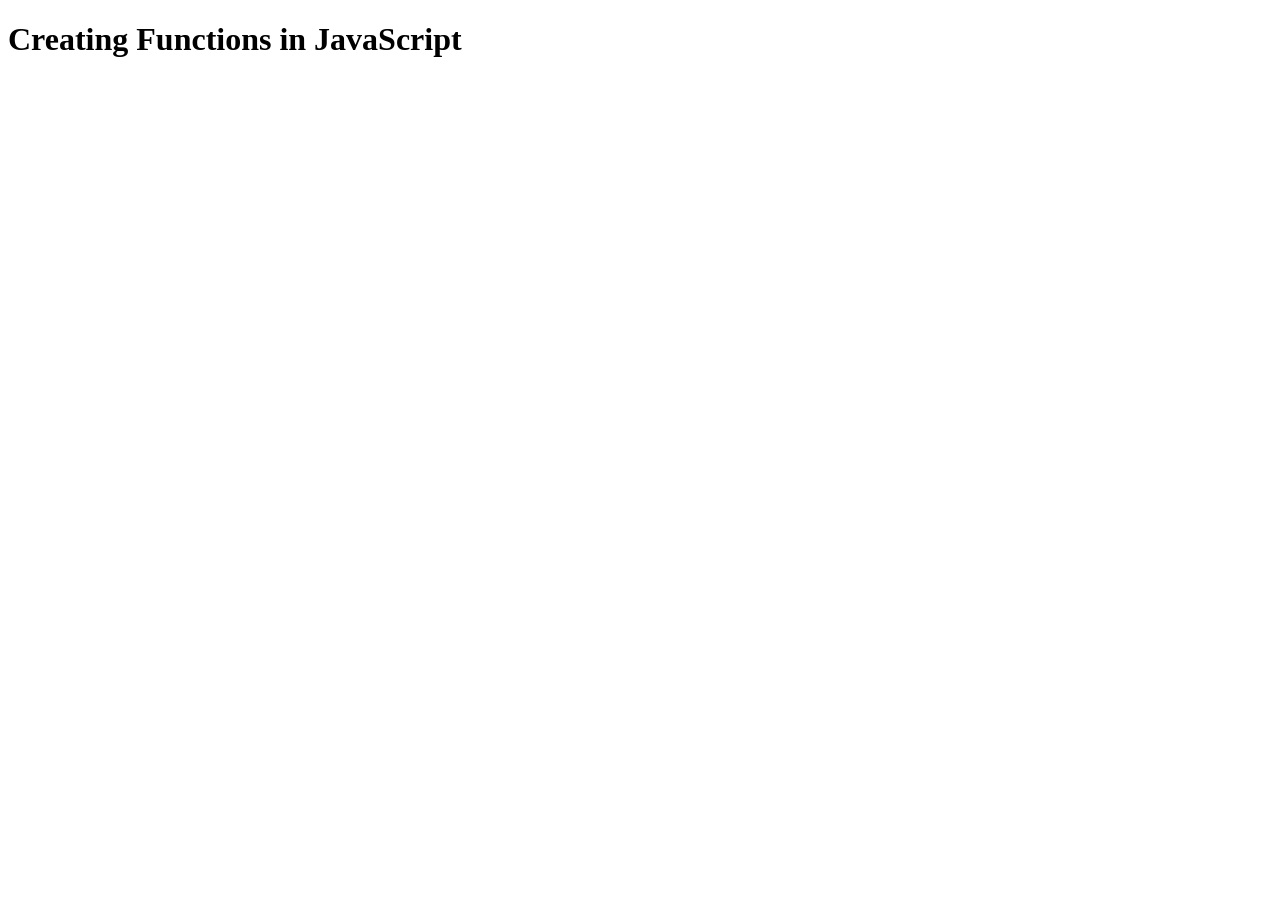
<file: expfunction/index.html>
<!DOCTYPE html>
<html lang="en">
<head>
    <meta charset="UTF-8">
    <meta name="viewport" content="width=device-width, initial-scale=1.0">
    <title>Creating Functions in JavaScript</title>
</head>
<body>
    <h1>Creating Functions in JavaScript</h1>
    <script>
        function doStuff() {
            var myString = "here is a message";
            var upperString = myString.toUpperCase();
            console.log(myString);
            console.log(upperString);
        }

        doStuff();

        function checkNum(){
            var userNum = prompt("Enter a whole number", "");
            if (userNum < 10){
                console.log("you entered a number less than 10");
                for(var i = 0; i <= userNum; i++){
                console.log(`Here is the number: ${i}`);
            } 
            } else if( userNum > 9){
                console.log("you entered a big number");
            } else {
                console.log("ERROR: you didn't enter a number!");
            }
        }
        checkNum();

        function upperMessage(message){
            var upper = message.toUpperCase();
            console.log(upper);
        }
        upperMessage("an important message!");

        function addNums(num1, num2){
            var sum = num1 + num2;
            console.log(sum);
        }
        addNums(4, 3);

        function returnSum(num1, num2){
            var sum = num1 + num2;
            return sum;
        }
        console.log(returnSum(5, 3));

        function randomInt(min, max){
            var numOfValues =max - min + 1;
            console.log(numOfValues);

            randomInt(5, 10);
        }

        function randomInt(min, max){
            var numOfValues =max - min + 1;
            var randomNum = Math.random() ;
            var randomVal = randomNum * numOfValues;
            console.log(randomVal);
        }
        randomInt(5, 10);

        function randomInt(min, max){
            var numOfValues =max - min + 1;
            var randomNum = Math.random() ;
            var randomVal = randomNum * numOfValues;
            var roundedRandomVal = Math.floor(randomVal);
            console.log(roundedRandomVal);
        }
        randomInt(5, 10);

        function randomInt(min, max){
            var numOfValues =max - min + 1;
            var randomNum = Math.random() ;
            var randomVal = randomNum * numOfValues;
            var roundedRandomVal = Math.floor(randomVal);
            var finalNum = roundedRandomVal + min;
            console.log(finalNum);
        }
        randomInt(5, 10);

        var food = ["cheese","fruit","chicken","pie"];
        function randomInt(min, max){
            var numOfValues =max - min + 1;
            var randomNum = Math.random() ;
            var randomVal = randomNum * numOfValues;
            var roundedRandomVal = Math.floor(randomVal);
            var finalNum = roundedRandomVal + min;
            return finalNum;
        }
        console.log( food[randomInt( 0, 3)])

        var food = ["cheese","fruit","chicken","pie"];
        function randomInt(min, max){
            return Math.floor((max-min+1)*Math.random())+ min;
        }
        console.log( food[randomInt( 0, 3)]);

        var greeting = function(){
            var name = prompt("Please tell me your name","");
            console.log(`Hello ${name}, how are you today?`);
        }
        greeting();
    </script>
</body>
</html>
</file>
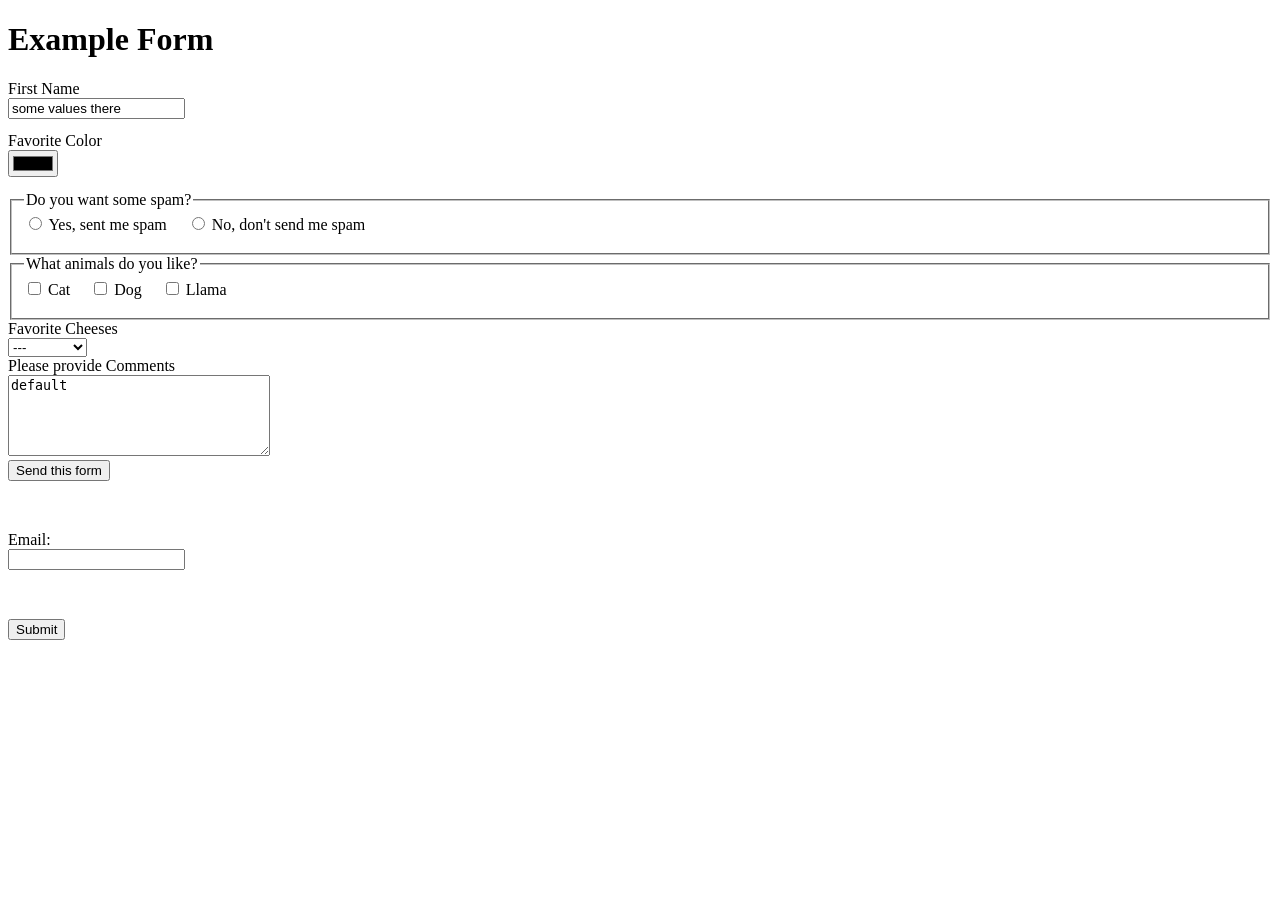
<file: form/index.html>
<!DOCTYPE html>
<html lang="en">
<head>
    <meta charset="UTF-8">
    <meta name="viewport" content="width=device-width, initial-scale=1.0">
    <title>Example Form</title>
    <style>
        input, label{
            display: block;
        }
        input{
            margin-bottom: 1em;
        }
        fieldset label, fieldset input{
            display: inline;
        }
        fieldset label{
            margin-right: 1em;
        }
    </style>
</head>
<body>
    <h1>Example Form</h1>
    <form action="processor.php" method="post">
        <label for="frame">First Name</label>
        <input type="text" name="frame" id="frame" value="some values there" required>
        <!-- <input type="text" name="frame" id="frame" aria-placeholder="some values there"> -->
        <label for="favcolor">Favorite Color</label>
        <input type="color" id="favcolor" name="favcolor">
        <fieldset>
            <legend>Do you want some spam?</legend>
            <input type="radio" name="spam" id="spam-yes" value="yes">
            <label for="spam-yes">Yes, sent me spam</label>

            <input type="radio" name="spam" id="spam-no" value="no">
            <label for="spam-no">No, don't send me spam</label>
        </fieldset>
        <fieldset>
            <legend>What animals do you like?</legend>
            <input type="checkbox" name="animals[]" id="cat" value="cat">
            <label for="cat">Cat</label>

            <input type="checkbox" name="animals[]" id="dog" value="dog">
            <label for="dog">Dog</label>

            <input type="checkbox" name="animals[]" id="llama" value="llama">
            <label for="llama">Llama</label>
        </fieldset>

        <label for="cheeses">Favorite Cheeses</label>
        <select id="cheeses">
            <option value="">---</option>
            <option value="American">American</option>
            <option value="Brie">Brie</option>
            <option value="Cheddar">Cheddar</option>
            <option value="Swiss">Swiss</option>
        </select>
        
        <label for="comments">Please provide Comments</label>
        <textarea id="comments" name="comments" cols="30" rows="5">default</textarea>
        <input type="submit" name="submit" id="send-form" value="Send this form">
    

        <br><br>
        <label for="email">Email:</label>
        <input type="email" id="email" name="email" required>
        <br><br>
        <input type="submit" value="Submit">
    </form>
</body>
</html>
</file>
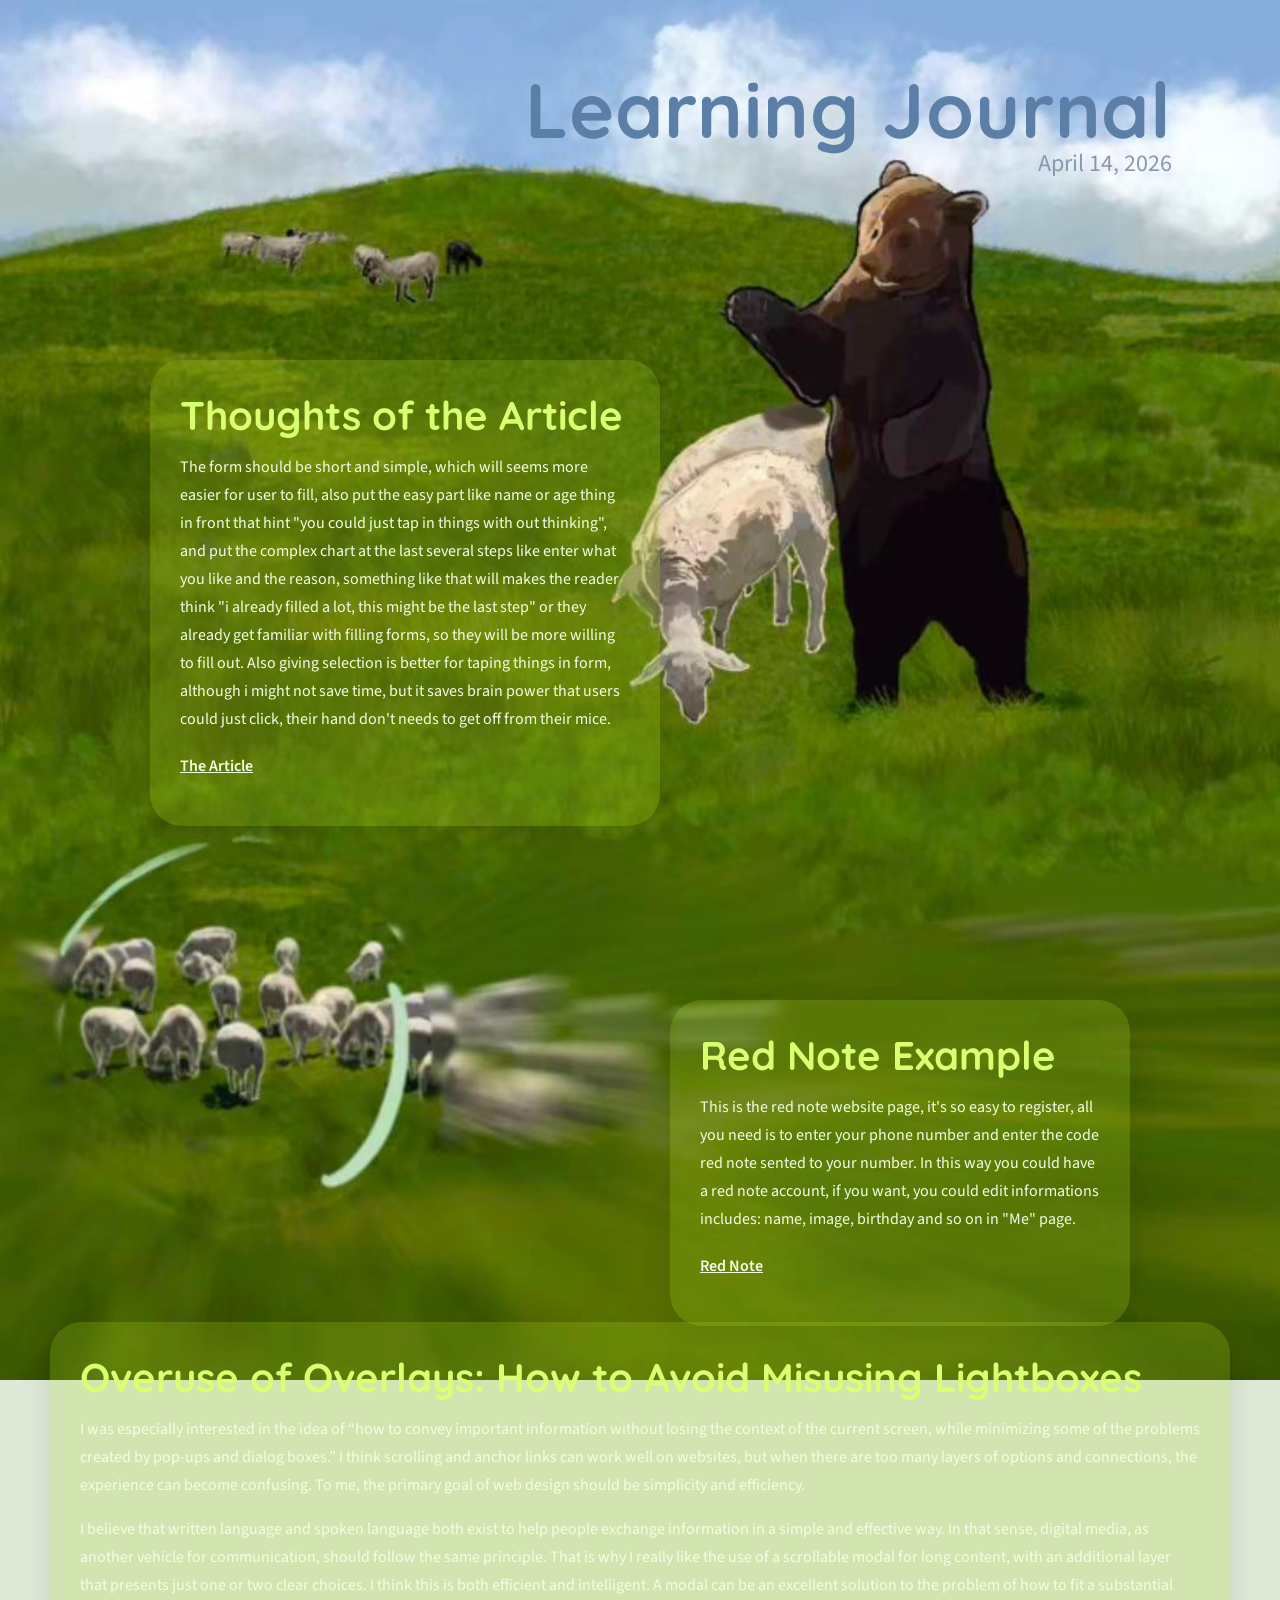
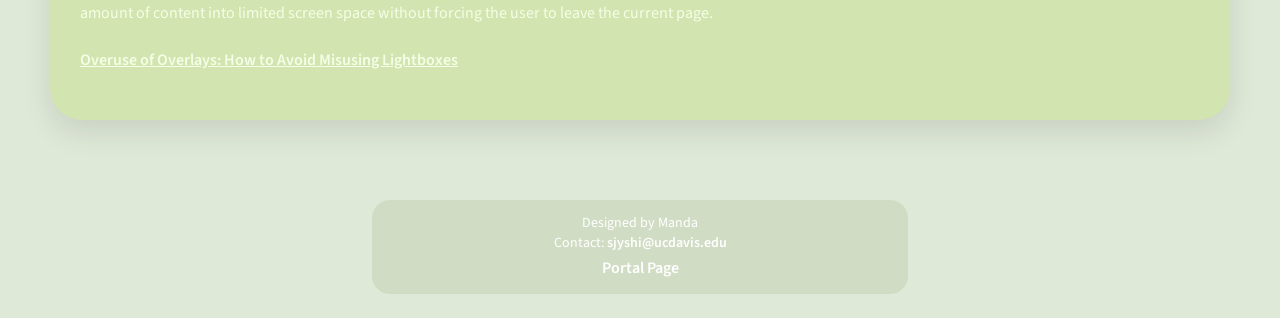
<file: journal/index.html>
<!DOCTYPE html>
<html lang="en">
<head>
    <meta charset="UTF-8">
    <meta name="viewport" content="width=device-width, initial-scale=1.0">
    <title>Learning Journal</title>

    <link rel="stylesheet" href="https://necolas.github.io/normalize.css/latest/normalize.css">

    <link rel="preconnect" href="https://fonts.googleapis.com">
    <link rel="preconnect" href="https://fonts.gstatic.com" crossorigin>
    <link href="https://fonts.googleapis.com/css2?family=Quicksand:wght@400;500;700&family=Source+Sans+3:wght@400;500;600&display=swap" rel="stylesheet">

    <link rel="stylesheet" href="styles.css">
</head>
<body>

    <main>
        <section class="page">

            <header class="title">
                <h1>Learning Journal</h1>
                <time datetime="2026-04-14">April 14, 2026</time>
            </header>

            <article class="thought">
                <h2>Thoughts of the Article</h2>
                <p>
                    The form should be short and simple, which will seems more easier for user to fill, also put the easy part like name or age thing in front that hint "you could just tap in things with out thinking", and put the complex chart at the last several steps like enter what you like and the reason, something like that will makes the reader think "i already filled a lot, this might be the last step" or they already get familiar with filling forms, so they will be more willing to fill out. Also giving selection is better for taping things in form, although i might not save time, but it saves brain power that users could just click, their hand don't needs to get off from their mice.
                </p>

                <p class="links">
                    <a href="https://uxdesign.cc/best-practices-for-form-design-ff5de6ca8e5f">The Article</a>
                </p>
            </article>

            <article class="red">
                <h2>Red Note Example</h2>
                <p>
                    This is the red note website page, it's so easy to register, all you need is to enter your phone number and enter the code red note sented to your number. In this way you could have a red note account, if you want, you could edit informations includes: name, image, birthday and so on in "Me" page.
                </p>

                <p class="links">
                    <a href="https://www.xiaohongshu.com/explore">Red Note</a>
                </p>
            </article>
            <article class="blue">
                <h2>Overuse of Overlays: How to Avoid Misusing Lightboxes</h2>
                <p>
                    I was especially interested in the idea of “how to convey important information without losing the context of the current screen, while minimizing some of the problems created by pop-ups and dialog boxes.” I think scrolling and anchor links can work well on websites, but when there are too many layers of options and connections, the experience can become confusing. To me, the primary goal of web design should be simplicity and efficiency.
                </p>
                <p>
                    I believe that written language and spoken language both exist to help people exchange information in a simple and effective way. In that sense, digital media, as another vehicle for communication, should follow the same principle. That is why I really like the use of a scrollable modal for long content, with an additional layer that presents just one or two clear choices. I think this is both efficient and intelligent. A modal can be an excellent solution to the problem of how to fit a substantial amount of content into limited screen space without forcing the user to leave the current page.
                </p>
                <p class="links">
                    <a href="https://www.nngroup.com/articles/overuse-of-overlays/">Overuse of Overlays: How to Avoid Misusing Lightboxes</a>
                </p>
            </article>
            <!-- <article>
                <img src="images/sketch.jpg" alt="sketch", width="auto", height="auto">
            </article> -->
        </section>
    </main>
    <footer class="footer">
        <p>Designed by Manda</p>
            <address>
            Contact: 
            <a href="mailto:&#115;&#106;&#121;&#115;&#104;&#105;&#064;&#117;&#099;&#100;&#097;&#118;&#105;&#115;&#046;&#101;&#100;&#117;">&#115;&#106;&#121;&#115;&#104;&#105;&#064;&#117;&#099;&#100;&#097;&#118;&#105;&#115;&#046;&#101;&#100;&#117;</a>
            </address>
        <a href="../index.html">Portal Page</a>
    </footer>
</body>
</html>
</file>
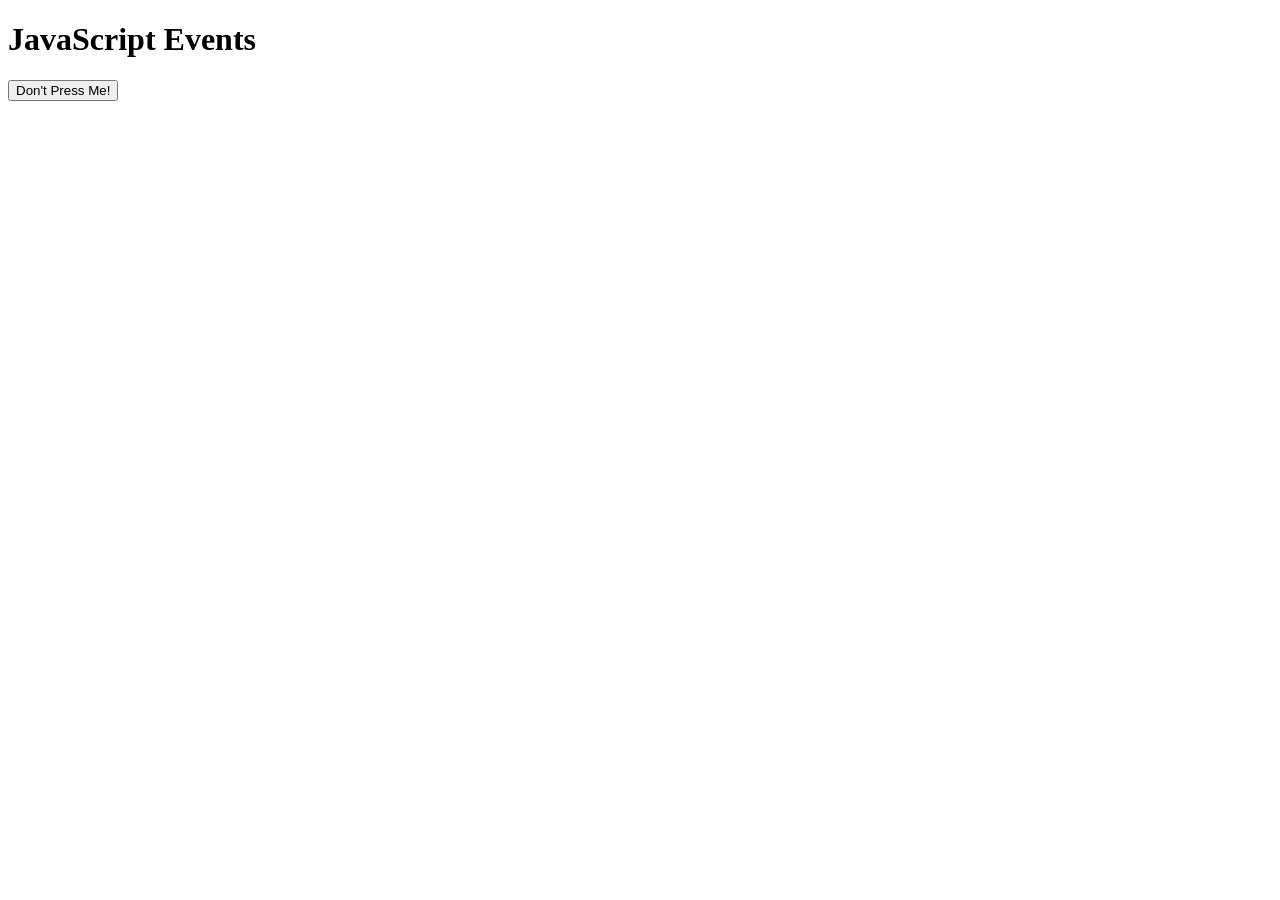
<file: Capturing Events/event1.html>
<!DOCTYPE html>
<html lang="en">
<head>
    <meta charset="UTF-8">
    <meta name="viewport" content="width=device-width, initial-scale=1.0">
    <title>JavaScript Events</title>
</head>
<body>
    <h1>JavaScript Events</h1>
    <button>Don't Press Me!</button>

    <script>
        // var btn = document.querySelector("button");

        // function ouch() {
        //     alert("Ouch! Why did you press me?");
        // }

        // btn.addEventListener("click", ouch);

        // var btn = document.querySelector("button");
        // btn.addEventListener("click", function() {
        //     alert("Ouch! Why did you press me?");
        // });

        var btn = document.querySelector("button");
        btn.addEventListener("click", function(event) {
            event.target.style.backgroundColor = "red";
            alert("Ouch! Why did you press me?");
        });
    </script>
</body>
</html>
</file>
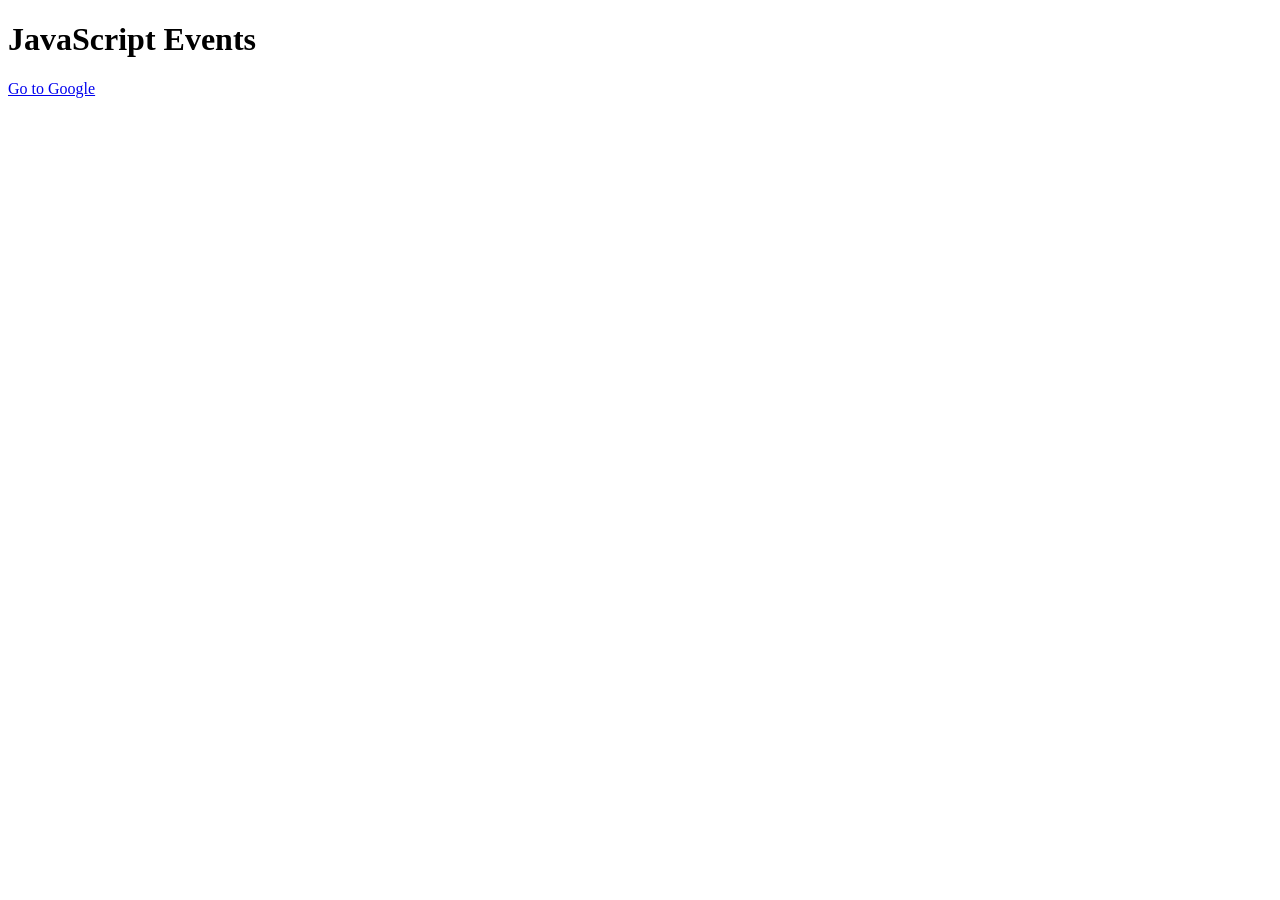
<file: Capturing Events/event2.html>
<!DOCTYPE html>
<html lang="en">
<head>
    <meta charset="UTF-8">
    <meta name="viewport" content="width=device-width, initial-scale=1.0">
    <title>JavaScript Events</title>

</head>
<body>
    
    <h1>JavaScript Events</h1>
    <a href="https://www.google.com">Go to Google</a>

    <script>
        var link = document.querySelector("a");
        link.addEventListener("click", function(event) {
            event.preventDefault();
            alert("Ouch! Why did you press me?");
        });
    </script>

    <script>
        var btn = document.querySelector("button");

        function ouch() {
            alert("Ouch! Why did you press me?");
        }
        btn.onclick = ouch;
    </script>

    <script>
        var btn = document.querySelector("button");
        btn.onclick = function() {
            alert("Ouch! Why did you press me?");
        }
    </script>
</body>
</html>
</file>
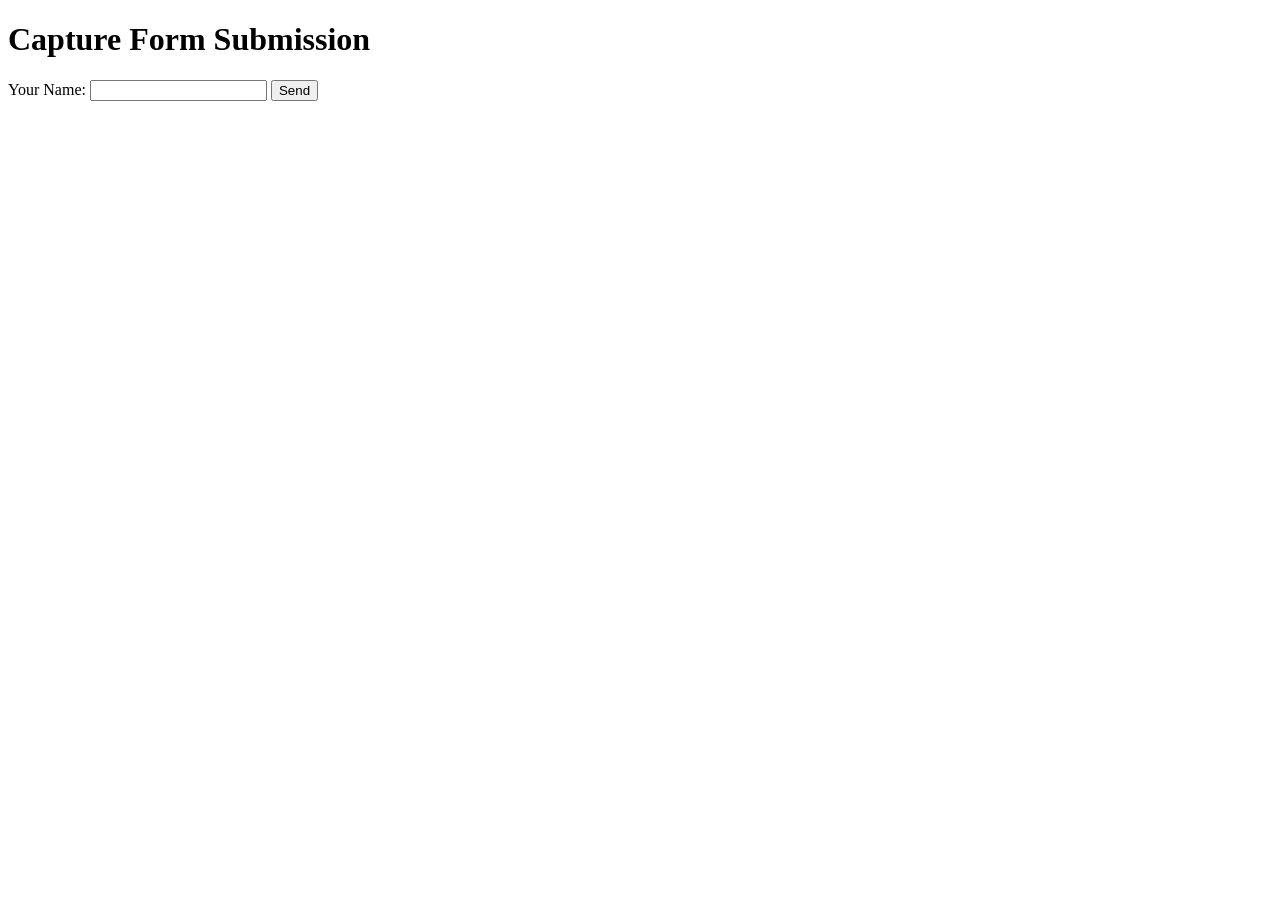
<file: Capturing Events/event3.html>
<!DOCTYPE html>
<html lang="en">
<head>
    <meta charset="UTF-8">
    <meta name="viewport" content="width=device-width, initial-scale=1.0">
    <title>Capture Form Submission</title>
</head>
<body>
    <h1>Capture Form Submission</h1>
    <form method="get">
        <label>Your Name: <input type="text" name="name"></label>
        <input type="submit" value="Send">
    </form>
    <script>
        var form = document.querySelector("form");
        form.addEventListener(`submit`, function(e) {
            e.preventDefault();
            var formData = document.querySelector(`input`).value;
            alert(formData);
        });
    </script>
</body>
</html>
</file>
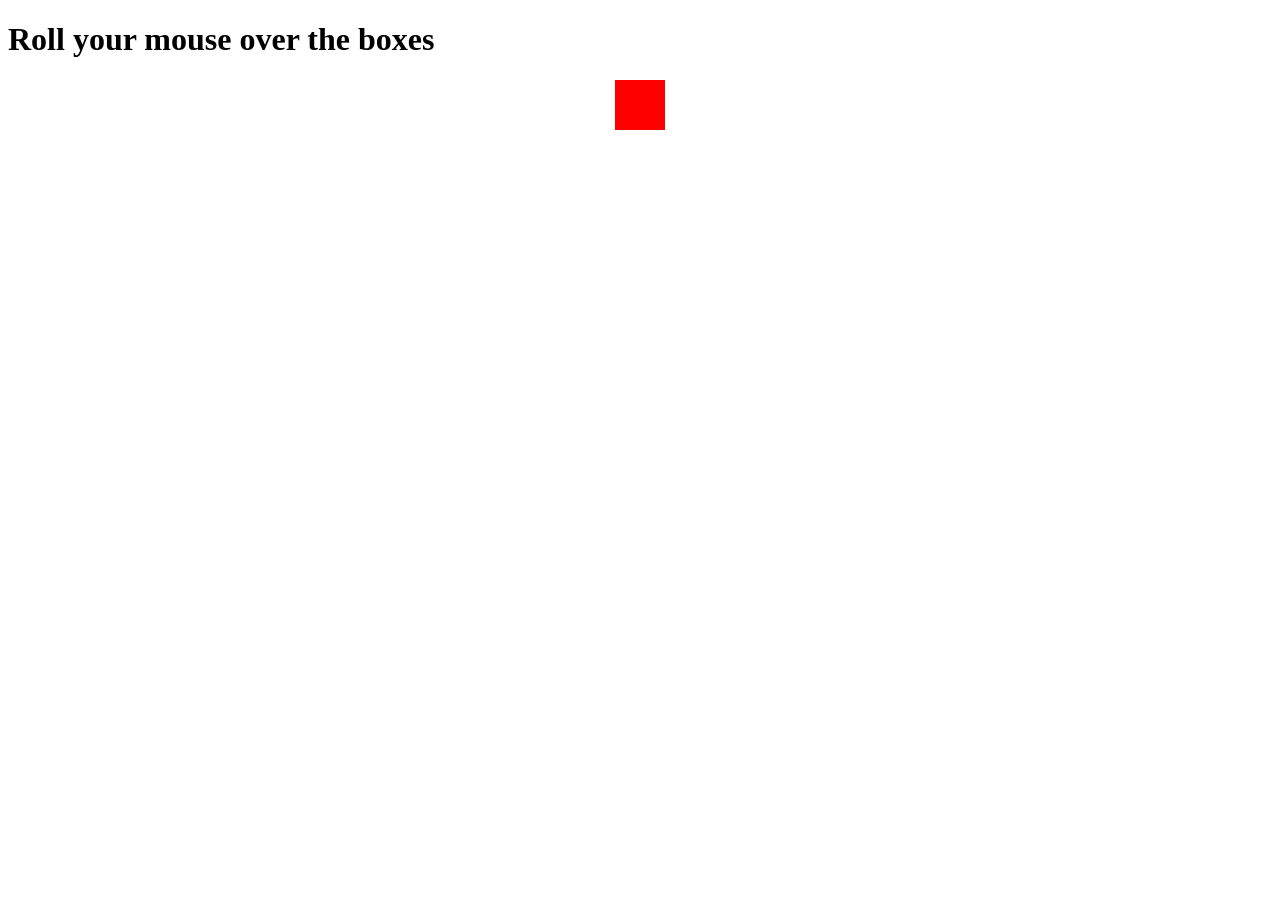
<file: Capturing Events/event4.html>
<!DOCTYPE html>
<html lang="en">
<head>
    <meta charset="UTF-8">
    <meta name="viewport" content="width=device-width, initial-scale=1.0">
    <title>Document</title>
    <style>
        div {
            width: 50px;
            height: 50px;
            background-color: red;
            margin: 20px auto;
        }
    </style>
</head>
<body>
    <h1>Roll your mouse over the boxes</h1>
    <div>

    </div>
    <script>
        var heading = document.querySelector("h1");
        var div = document.querySelector("div");
        box.addEventListener("mouseover", function() {
            heading.innerHTML = "The mouse is over the box!";
        });
        box.addEventListener("mouseout", function() {
            heading.innerHTML = "The mouse has left the box!";
        });
        box.addEventListener("mouseout", function() {
            heading.innerHTML = "The mouse is over the box!";
        });
    </script>
</body>
</html>
</file>
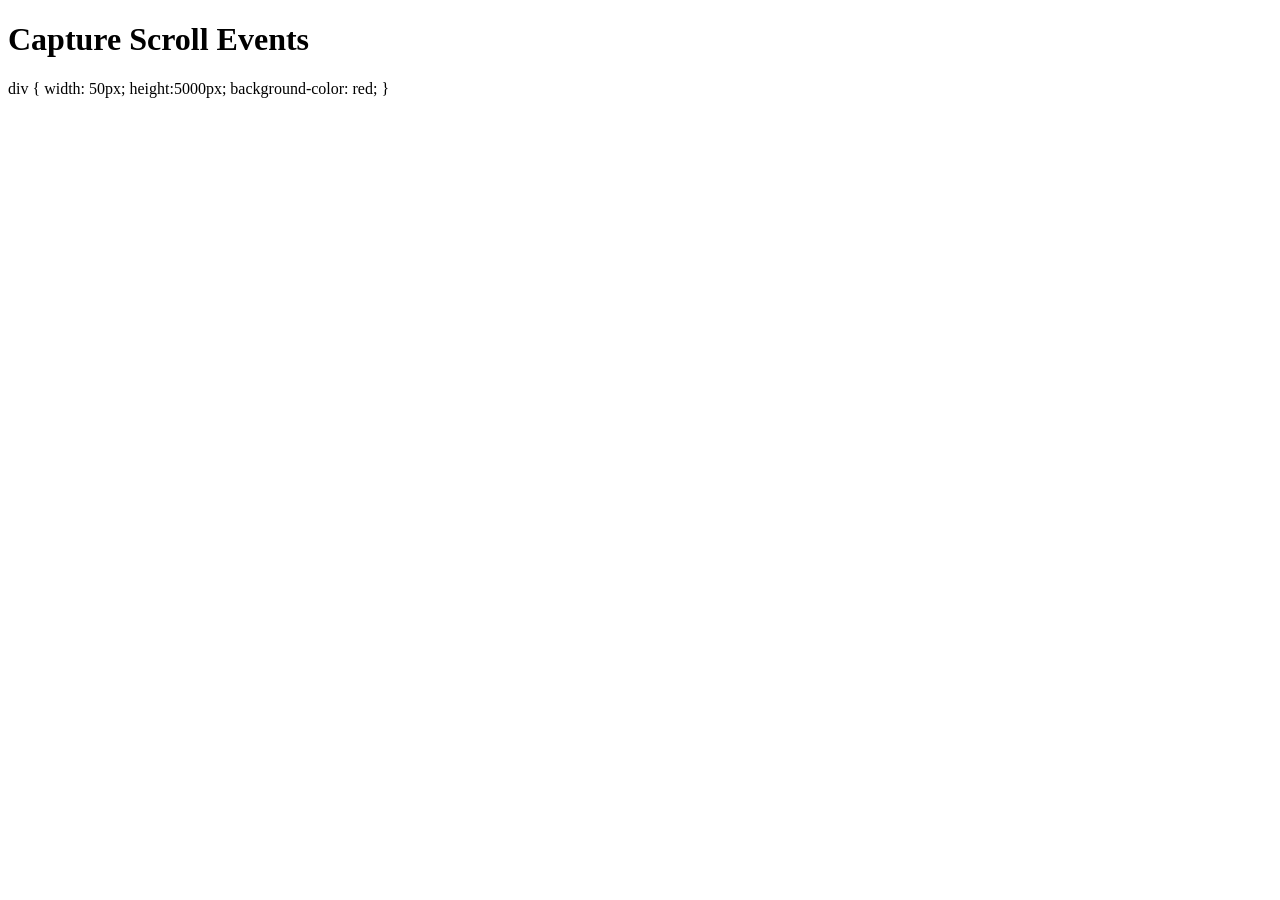
<file: Capturing Events/event5.html>
<!DOCTYPE html>
<html lang="en">
<head>
    <meta charset="UTF-8">
    <meta name="viewport" content="width=device-width, initial-scale=1.0">
    <title>Capture Scroll Events</title>
</head>
<body>
    <h1>Capture Scroll Events</h1>
    div {
        width: 50px;
        height:5000px;
        background-color: red;
    }

    
    <script>
        var heading = document.querySelector("h1");
        window.addEventListener("scroll", function() {
            pagetop.window.pageYoffset;
            console.log(pagetop);
        });
    </script>
</body>
</html>
</file>
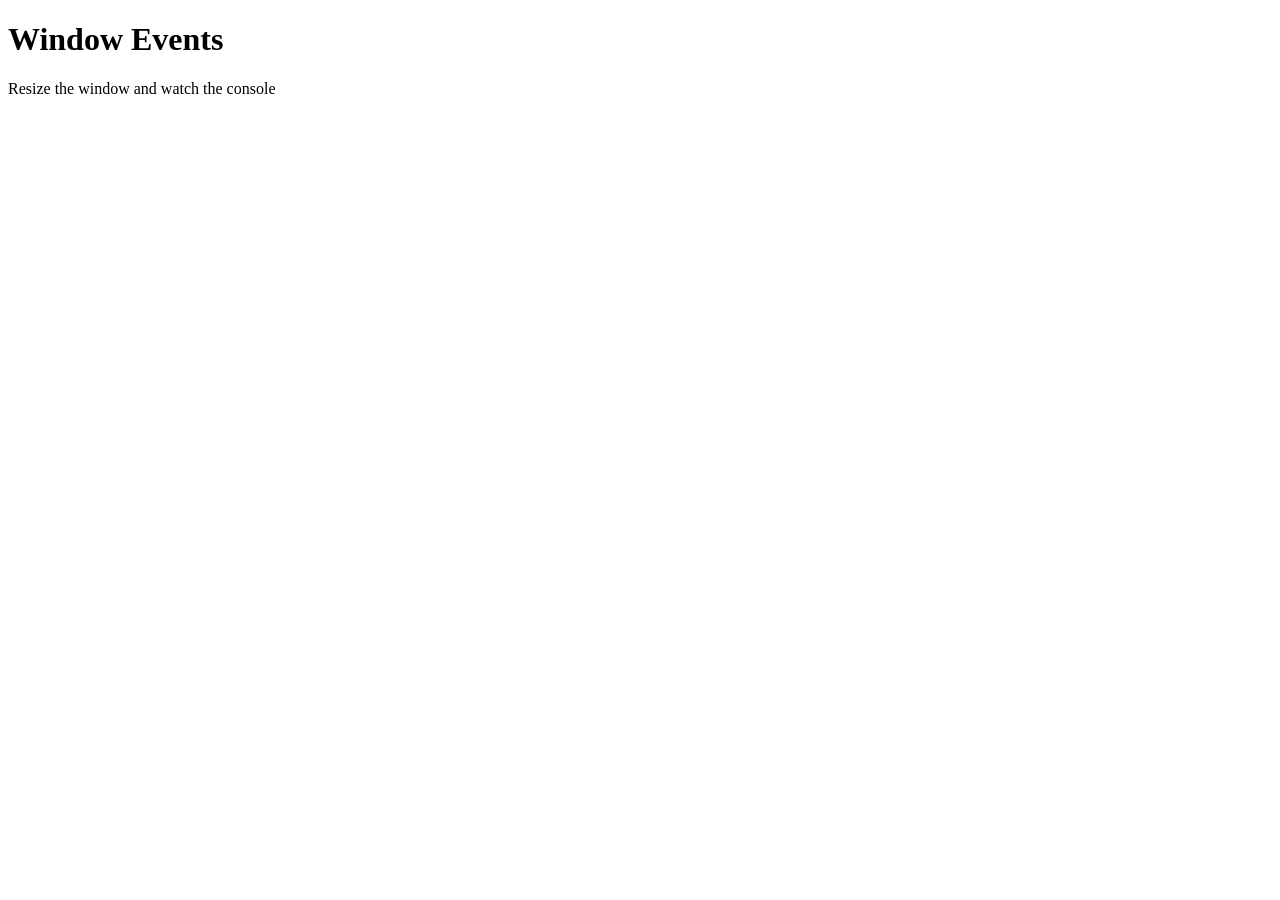
<file: Capturing Events/event6.html>
<!DOCTYPE html>
<html lang="en">
<head>
    <meta charset="UTF-8">
    <meta name="viewport" content="width=device-width, initial-scale=1.0">
    <title>Window Events</title>
</head>
<body>
    <h1>Window Events</h1>
    <p>Resize the window and watch the console</p>
    <script>
        window.addEventListener(`resize`, function() {
            console.log(`page width is ${window.innerWidth}`);
            console.log(`page height is ${window.innerHeight}`);
        });
    </script>
</body>
</html>
</file>
<file: journal/styles.css>
/* * {
    box-sizing: border-box;
} */

html,body {
    margin: 0px;
    padding: 0px;
}

body {
    font-family: "Source Sans 3", sans-serif;
    color: #f5f8f4;
    line-height: 28px;
    background-color: #dfe9d8;
    /* overflow-x: hidden; */
}

main {
    margin: 0px;
    padding: 0px;
}

a {
    color: #f3ffe8;
    font-weight: 600;
    /* text-underline-offset: 3px; */
}

a:hover {
    color: #d8ff7a;
    font-size: 30px;
}

h1,h2 {
    font-family: "Quicksand", sans-serif;
    margin-top: 0px;
}

p {
    margin: 0px 0px 16px 0px;
    max-width: 512px;
    font-size: 16px;
}

time {
    display: inline-block;
    font-size: 15px;
    font-weight: 600px;
    /* opacity: 0.95; */
}

/* whole page background */
.page {
    position: relative;
    width: 100%;
    min-height: 1800px;
    background-image: url("images/phoneback.jpg");
    background-size: 100% auto;
    background-position: center top;
    background-repeat: no-repeat;
    overflow: hidden;
}

/* top title */
.title {
    position: absolute;
    top: 72px;
    right: 108px;
    z-index: 3;
    text-align: right;
    color: #5b7fa6;
}

.title h1 {
    margin-bottom: 3px;
    font-size: 77px;
    line-height: 75px;
    letter-spacing: 0.8px;
    color: #5b7fa6;
}

.title time {
    display: block;
    margin: 0px;
    color: #8699ae;
    font-size: 24px;
}

/* shared card style */
.thought,.red {
    position: absolute;
    z-index: 2;
    background: rgba(164, 207, 28, 0.22);
    border-radius: 32px;
    padding: 30px;
    box-shadow: 0px 12px 30px rgba(0, 0, 0, 0.10);
}

.thought h2,.red h2 {
    color: #d9ff72;
    font-size: 40px;
    line-height: 50px;
    margin-bottom: 13px;
}

.thought p,.thought a,.red p,.red a {
    color: #f3ffe6;
}

/* top-left box */
.thought {
    top: 360px;
    left: 150px;
    width: 450px;
    min-height: 300px;
}

/* bottom-right box */
.red {
    top: 1000px;
    right: 150px;
    width: 400px;
    /* min-height: 300px; */
}

.blue {
    position: absolute;
    bottom: 80px;
    left: 50px;
    right: 50px;
    width: auto;
    z-index: 2;
    background: rgba(164, 207, 28, 0.22);
    border-radius: 32px;
    padding: 30px;
    box-shadow: 0px 12px 30px rgba(0, 0, 0, 0.10);
}
.blue h2 {
    color: #d9ff72;
    font-size: 40px;
    line-height: 50px;
    margin-bottom: 13px;
}

.blue p,
.blue a {
    color: #f3ffe6;
}

.blue p {
    max-width: none;
}

.links {
    margin-top: 19px;
}

/* footer at very bottom of webpage */
.footer {
    width: 360px;
    margin: 0px auto 24px auto;
    padding: 12px 18px;
    text-align: center;
    border-radius: 18px;
    background: rgba(190, 205, 170, 0.45);
    border: none;
}

.footer p,.footer address {
    margin: 2px 0px;
    font-size: 14px;
    line-height: 1.3;
    color: #ffffff;
    font-style: normal;
    font-family: "Source Sans 3", sans-serif;
}

.footer a {
    color: #ffffff;
    text-decoration: none;
    font-weight: 600;
}

.footer a:hover {
    color: #d8ff7a;
    text-decoration: underline;
}
.footer {
    top: 10px;
    right: 150px;
    width: 500px;
    z-index: 7;
    /* min-height: 300px; */
}
/* responsive */

@media (max-width: 700px) {
    .page {
        width: 100%;
        max-width: 450px;
        min-height: auto;
        margin: 0 auto;
        padding: 12px;
        box-sizing: border-box;
        background-image: url("images/phoneback.jpg");
        display: flex;
        flex-direction: column;
        gap: 10px;
    }

    .title {
        position: static ;
        margin: 0 0 8px 0;
        text-align: right;
    }

    .title h1 {
        font-size: 20px;
        line-height: 1.1;
        margin: 0;
    }

    .title time {
        font-size: 12px;
    }
    
    .thought,  .red {
        position: static ;
        top: auto ;
        left: auto ;
        right: auto ;
        bottom: auto;
        /* transform: none ; */

        width: 100%;
        min-height: auto;
        margin: 0;
        padding: 12px 14px;
        border-radius: 16px;
        box-sizing: border-box;
    }

    .thought h2,  .red h2 {
        font-size: 18px;
        line-height: 1.2;
    }

    .thought {
        font-size: 14px;
        line-height: 1.5;
    }

    .red {
        font-size: 14px;
        line-height: 1.5;
    }

    .footer {
        position: static !important;
        width: 100%;
        max-width: 100%;
        margin: 0;
        font-size: 11px;
    }

    p {
        font-size: 13px;
        line-height: 1.5;
        margin: 0 0 8px 0;
    }
}
</file>
